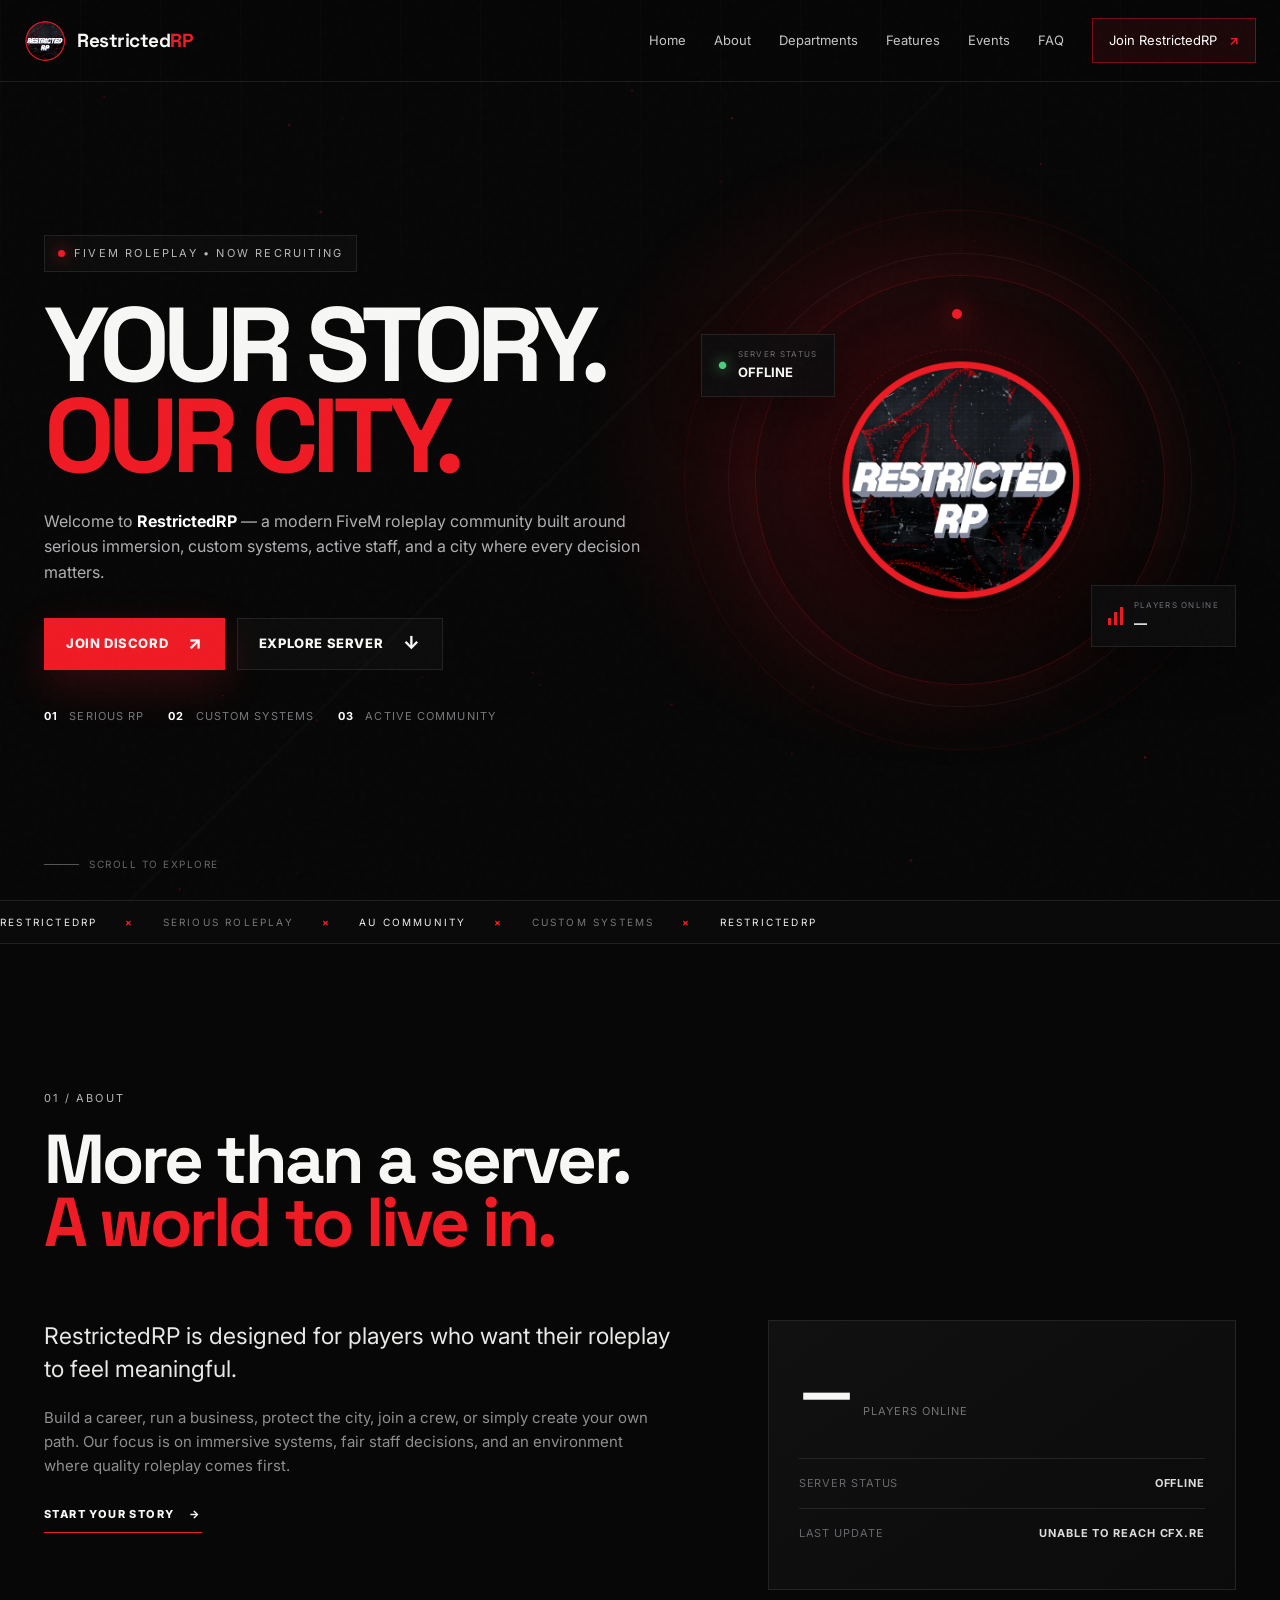
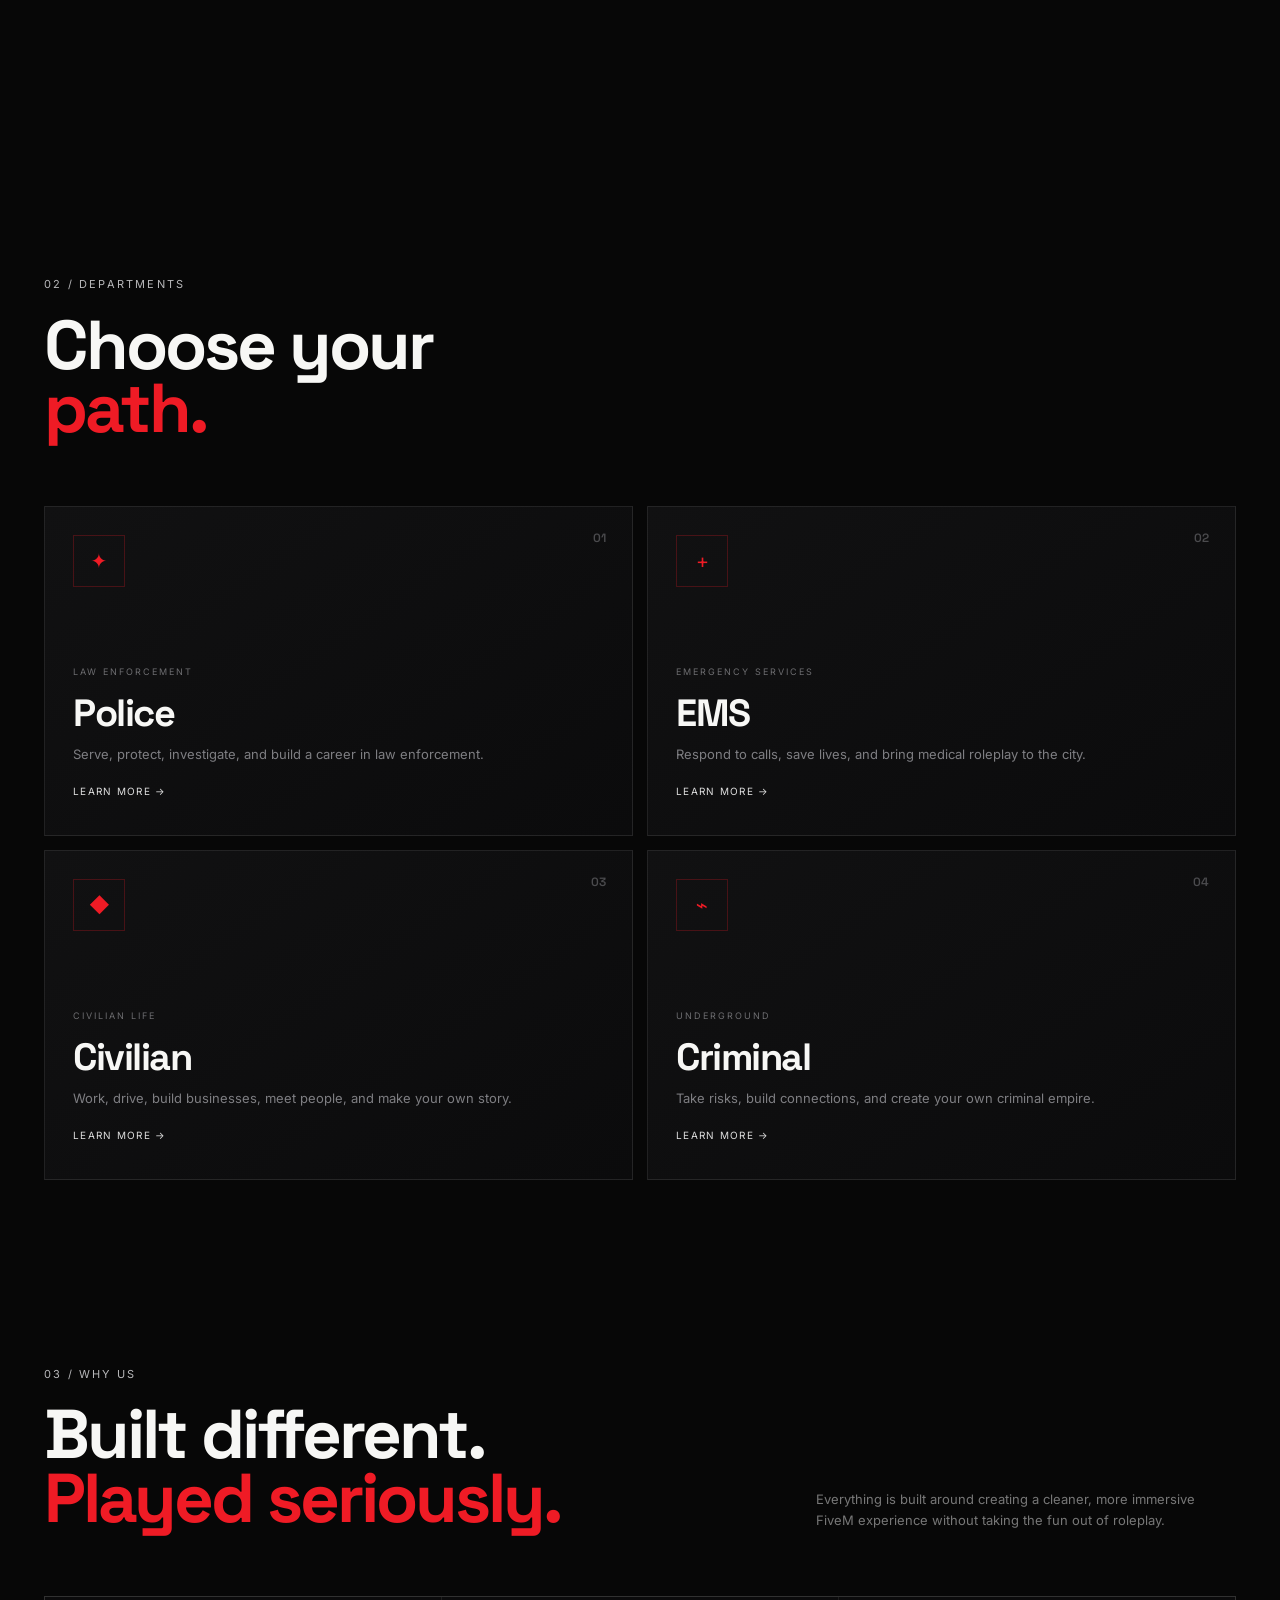
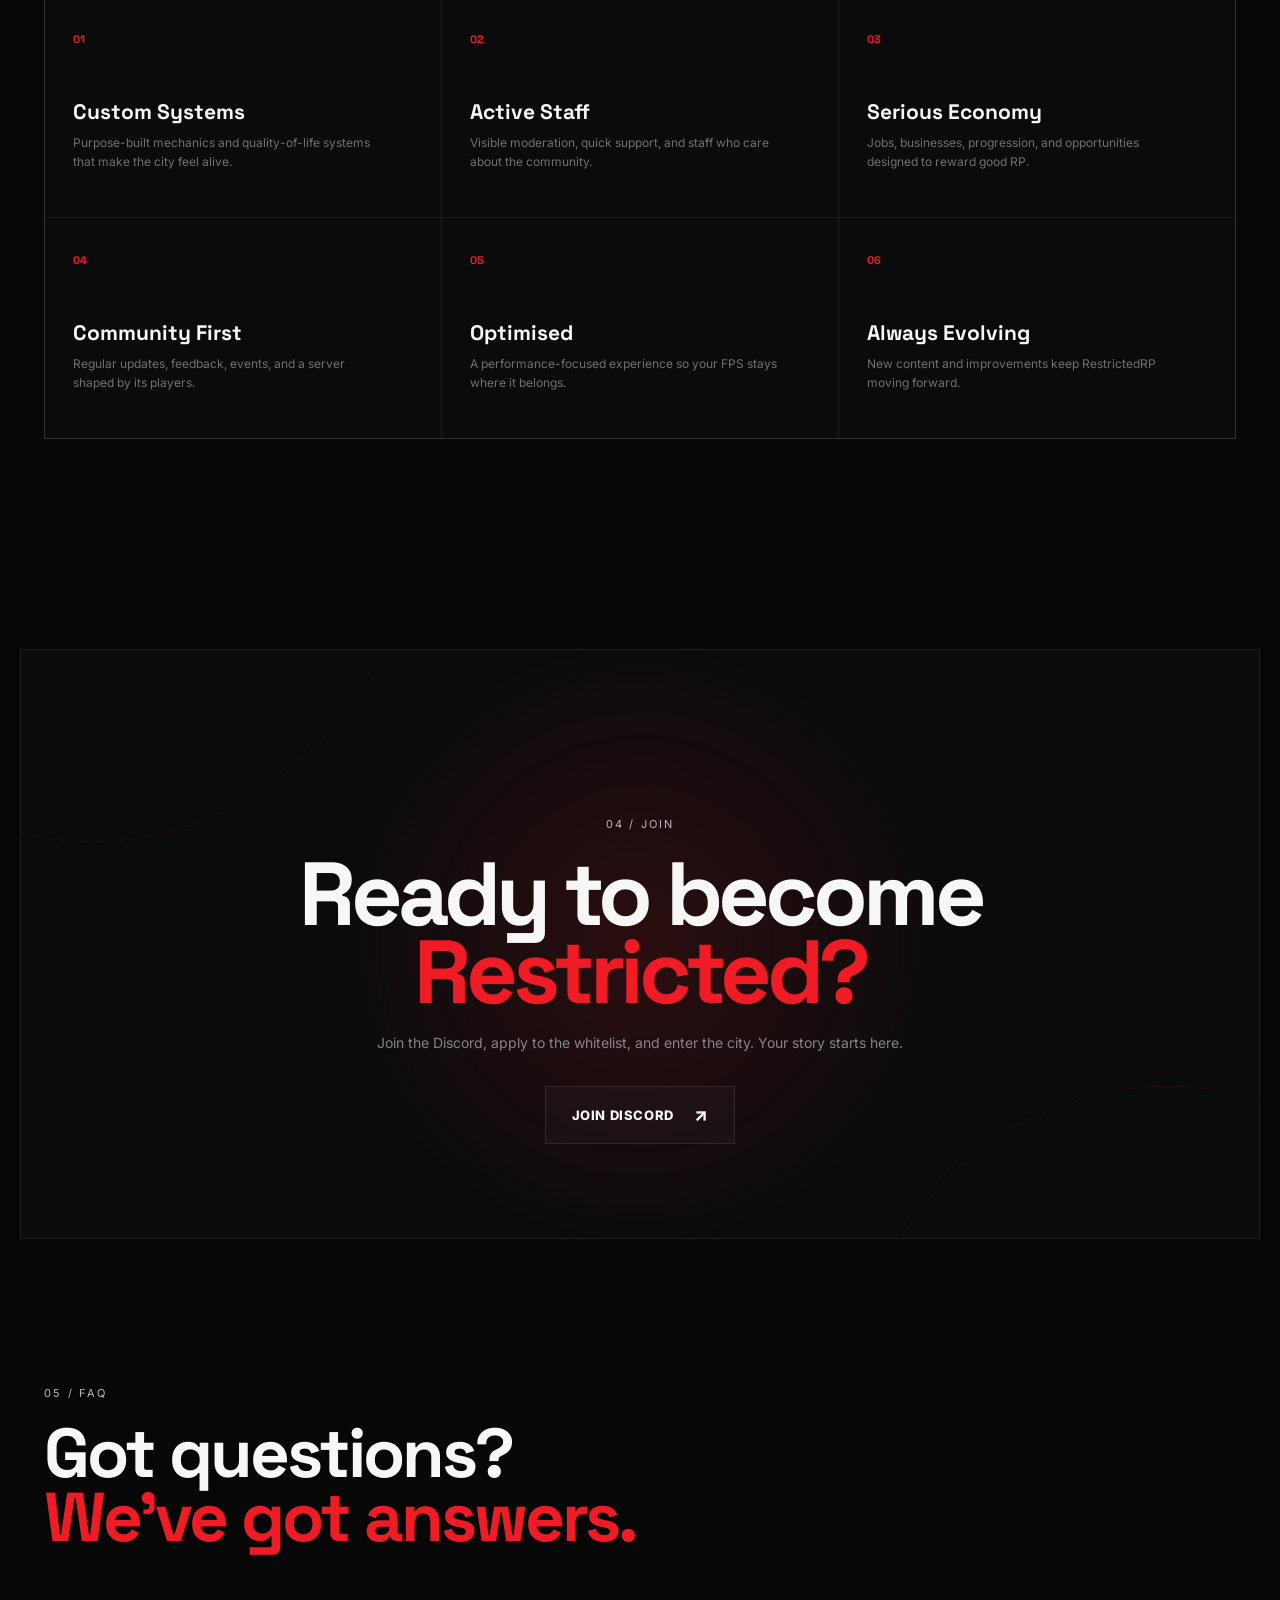
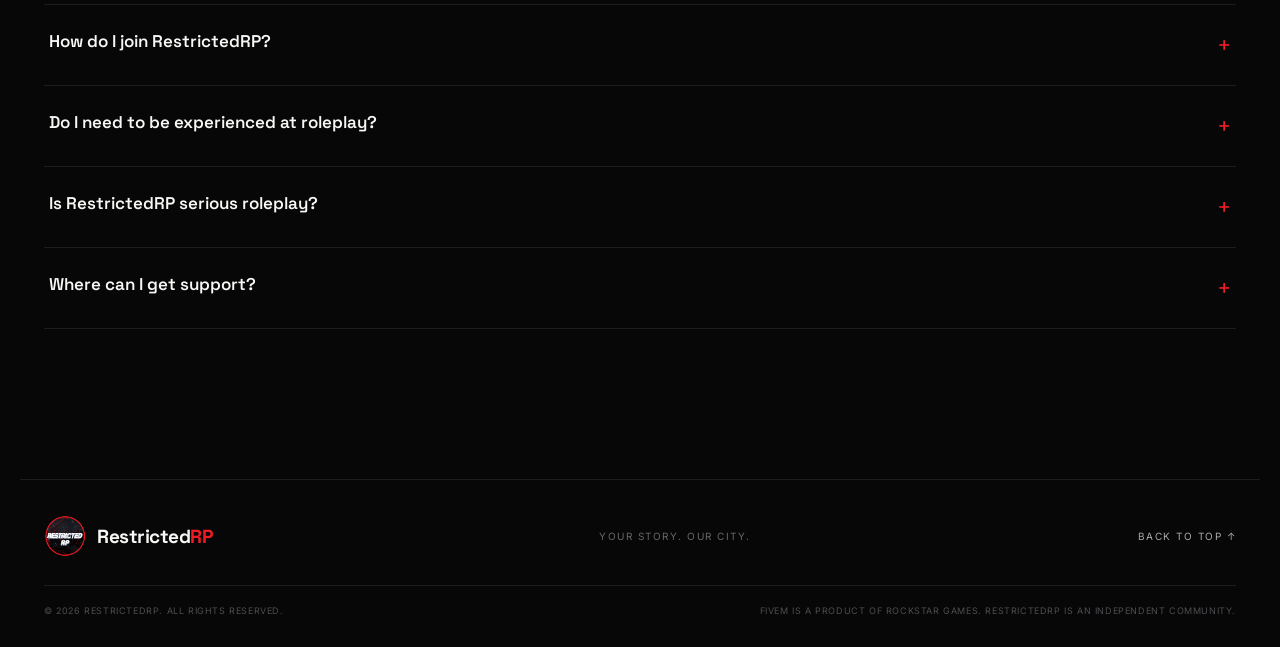
<file: index.html>
<!doctype html>
<html lang="en">
<head>
  <meta charset="utf-8">
  <meta name="viewport" content="width=device-width, initial-scale=1">
<link rel="icon" href="favicon.ico" sizes="any">
<link rel="apple-touch-icon" href="favicon.png">
  <title>RestrictedRP | FiveM Roleplay</title>
  <meta name="description" content="RestrictedRP — a serious, immersive FiveM roleplay experience.">
  <link rel="preconnect" href="https://fonts.googleapis.com">
  <link rel="preconnect" href="https://fonts.gstatic.com" crossorigin>
  <link href="https://fonts.googleapis.com/css2?family=Inter:wght@400;500;600;700;800;900&family=Space+Grotesk:wght@500;600;700&display=swap" rel="stylesheet">
  <link rel="stylesheet" href="style.css">
</head>
<body id="top">
  <div class="noise"></div>
  <canvas id="particles" aria-hidden="true"></canvas>

  <header class="site-header" id="top">
    <a class="brand" href="#top" aria-label="RestrictedRP home">
      <img src="assets/restrictedrp-logo.png" alt="RestrictedRP logo">
      <span>Restricted<span>RP</span></span>
    </a>

    <button class="menu-toggle" id="menuToggle" aria-label="Open navigation" aria-expanded="false">
      <i></i><i></i><i></i>
    </button>

    <nav class="nav" id="nav">
      <a href="index.html">Home</a>
      <a href="about.html">About</a>
      <a href="departments.html">Departments</a>
      <a href="features.html">Features</a>
      <a href="/events">Events</a>
      <a href="index.html#faq">FAQ</a>
      <a class="nav-cta" href="#join">Join RestrictedRP <b>↗</b></a>
    </nav>
  </header>

  <main>
    <section class="hero" id="home">
      <div class="hero-grid"></div>
      <div class="hero-copy reveal">
        <div class="eyebrow"><span class="live-dot"></span> FiveM Roleplay • Now Recruiting</div>
        <h1>YOUR STORY.<br><em>OUR CITY.</em></h1>
        <p class="hero-text">
          Welcome to <strong>RestrictedRP</strong> — a modern FiveM roleplay community built around
          serious immersion, custom systems, active staff, and a city where every decision matters.
        </p>
        <div class="hero-actions">
          <a class="button primary" id="playBtn" href="#" target="_blank" rel="noopener">Join Discord <span>↗</span></a>
          <a class="button ghost" href="about.html">Explore Server <span>↓</span></a>
        </div>
        <div class="trust-row">
          <span><b>01</b> Serious RP</span>
          <span><b>02</b> Custom Systems</span>
          <span><b>03</b> Active Community</span>
        </div>
      </div>

      <div class="hero-visual reveal delay-1">
        <div class="visual-ring ring-one"></div>
        <div class="visual-ring ring-two"></div>
        <div class="logo-orbit">
          <div class="orbit-dot"></div>
          <img src="assets/restrictedrp-logo.png" alt="">
        </div>
        <div class="floating-card card-status">
          <span class="status-icon">●</span>
          <div><small>SERVER STATUS</small><strong id="heroStatus">Checking...</strong></div>
        </div>
        <div class="floating-card card-online">
          <span class="mini-bars"><i></i><i></i><i></i></span>
          <div><small>PLAYERS ONLINE</small><strong id="heroPlayers">—</strong></div>
        </div>
      </div>

      <a class="scroll-cue" href="about.html"><span></span> Scroll to explore</a>
    </section>

    <section class="ticker" aria-label="RestrictedRP highlights">
      <div><span>RESTRICTEDRP</span><b>×</b><span>SERIOUS ROLEPLAY</span><b>×</b><span>AU COMMUNITY</span><b>×</b><span>CUSTOM SYSTEMS</span><b>×</b><span>RESTRICTEDRP</span></div>
    </section>

    <section class="section about" id="about">
      <div class="section-heading reveal">
        <span class="section-number">01 / ABOUT</span>
        <h2>More than a server.<br><em>A world to live in.</em></h2>
      </div>
      <div class="about-grid">
        <div class="about-text reveal">
          <p class="lead">RestrictedRP is designed for players who want their roleplay to feel meaningful.</p>
          <p>Build a career, run a business, protect the city, join a crew, or simply create your own path. Our focus is on immersive systems, fair staff decisions, and an environment where quality roleplay comes first.</p>
          <a class="text-link" href="#join">Start your story <span>→</span></a>
        </div>
        <div class="stat-panel reveal delay-1">
          <div class="big-stat"><strong id="onlineCount">—</strong><span>players online</span></div>
          <div class="stat-line"><span>Server status</span><b id="serverStatus">Connecting...</b></div>
          <div class="stat-line"><span>Last update</span><b id="lastUpdate">—</b></div>
        </div>
      </div>
    </section>

    <section class="section departments" id="departments">
      <div class="section-heading reveal">
        <span class="section-number">02 / DEPARTMENTS</span>
        <h2>Choose your<br><em>path.</em></h2>
      </div>
      <div class="department-grid">
        <article class="department police reveal">
          <span class="dept-no">01</span>
          <div class="dept-icon">✦</div>
          <div class="dept-content"><span>LAW ENFORCEMENT</span><h3>Police</h3><p>Serve, protect, investigate, and build a career in law enforcement.</p><a href="#join">Learn more →</a></div>
        </article>
        <article class="department ems reveal delay-1">
          <span class="dept-no">02</span>
          <div class="dept-icon">+</div>
          <div class="dept-content"><span>EMERGENCY SERVICES</span><h3>EMS</h3><p>Respond to calls, save lives, and bring medical roleplay to the city.</p><a href="#join">Learn more →</a></div>
        </article>
        <article class="department civilian reveal delay-2">
          <span class="dept-no">03</span>
          <div class="dept-icon">◆</div>
          <div class="dept-content"><span>CIVILIAN LIFE</span><h3>Civilian</h3><p>Work, drive, build businesses, meet people, and make your own story.</p><a href="#join">Learn more →</a></div>
        </article>
        <article class="department criminal reveal">
          <span class="dept-no">04</span>
          <div class="dept-icon">⌁</div>
          <div class="dept-content"><span>UNDERGROUND</span><h3>Criminal</h3><p>Take risks, build connections, and create your own criminal empire.</p><a href="#join">Learn more →</a></div>
        </article>
      </div>
    </section>

    <section class="section features" id="features">
      <div class="section-heading split reveal">
        <div><span class="section-number">03 / WHY US</span><h2>Built different.<br><em>Played seriously.</em></h2></div>
        <p>Everything is built around creating a cleaner, more immersive FiveM experience without taking the fun out of roleplay.</p>
      </div>
      <div class="feature-grid">
        <article class="feature reveal"><span>01</span><h3>Custom Systems</h3><p>Purpose-built mechanics and quality-of-life systems that make the city feel alive.</p></article>
        <article class="feature reveal delay-1"><span>02</span><h3>Active Staff</h3><p>Visible moderation, quick support, and staff who care about the community.</p></article>
        <article class="feature reveal delay-2"><span>03</span><h3>Serious Economy</h3><p>Jobs, businesses, progression, and opportunities designed to reward good RP.</p></article>
        <article class="feature reveal"><span>04</span><h3>Community First</h3><p>Regular updates, feedback, events, and a server shaped by its players.</p></article>
        <article class="feature reveal delay-1"><span>05</span><h3>Optimised</h3><p>A performance-focused experience so your FPS stays where it belongs.</p></article>
        <article class="feature reveal delay-2"><span>06</span><h3>Always Evolving</h3><p>New content and improvements keep RestrictedRP moving forward.</p></article>
      </div>
    </section>

    <section class="join-section" id="join">
      <div class="join-glow"></div>
      <div class="join-inner reveal">
        <span class="section-number">04 / JOIN</span>
        <h2>Ready to become<br><em>Restricted?</em></h2>
        <p>Join the Discord, apply to the whitelist, and enter the city. Your story starts here.</p>
        <div class="join-actions">
          <a class="button ghost large" id="discordBtn" href="#" target="_blank" rel="noopener">Join Discord <span>↗</span></a>
        </div>
      </div>
    </section>

    <section class="section faq" id="faq">
      <div class="section-heading reveal">
        <span class="section-number">05 / FAQ</span>
        <h2>Got questions?<br><em>We've got answers.</em></h2>
      </div>
      <div class="faq-list">
        <details class="reveal"><summary>How do I join RestrictedRP?<span>+</span></summary><p>Join the official Discord, read the server information, and apply through the whitelist section to get to join our great city.</p></details>
        <details class="reveal"><summary>Do I need to be experienced at roleplay?<span>+</span></summary><p>No. New players are welcome. We provide guidance and resources so you can learn the basics and start creating good RP.</p></details>
        <details class="reveal"><summary>Is RestrictedRP serious roleplay?<span>+</span></summary><p>Yes. The server is designed around immersive roleplay and clear rules while still leaving room for players to have fun.</p></details>
        <details class="reveal"><summary>Where can I get support?<span>+</span></summary><p>Our Support Discord is the main place for player support, announcements, reports, and community communication.</p></details>
      </div>
    </section>
  </main>

  <footer class="footer">
    <div class="footer-top">
      <a class="brand" href="#top"><img src="assets/restrictedrp-logo.png" alt="RestrictedRP logo"><span>Restricted<span>RP</span></span></a>
      <p>YOUR STORY. OUR CITY.</p>
      <a class="back-top" href="#top" aria-label="Back to top">Back to top ↑</a>
    </div>
    <div class="footer-bottom">
      <span>© <span id="year"></span> RestrictedRP. All rights reserved.</span>
      <span>FiveM is a product of Rockstar Games. RestrictedRP is an independent community.</span>
    </div>
  </footer>

  <script src="config.js"></script>
  <script src="script.js"></script>
</body>
</html>
</file>
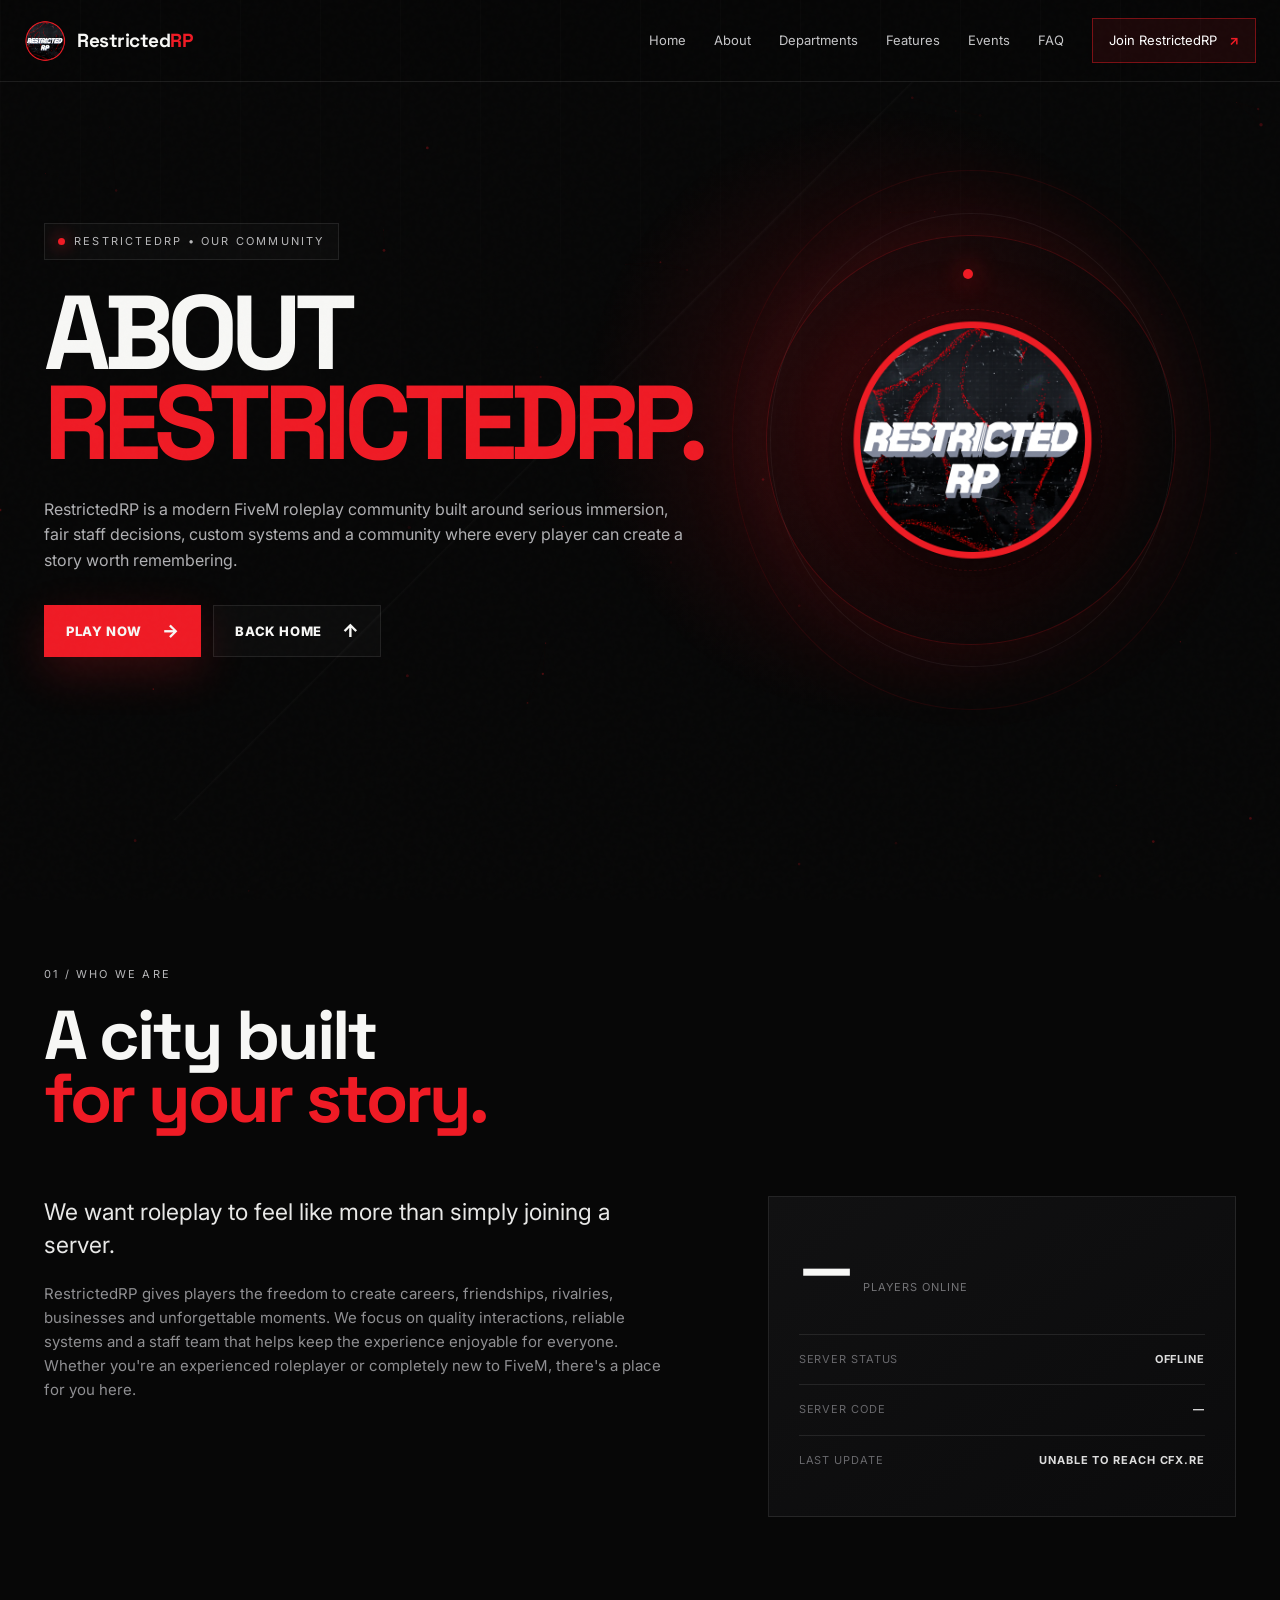
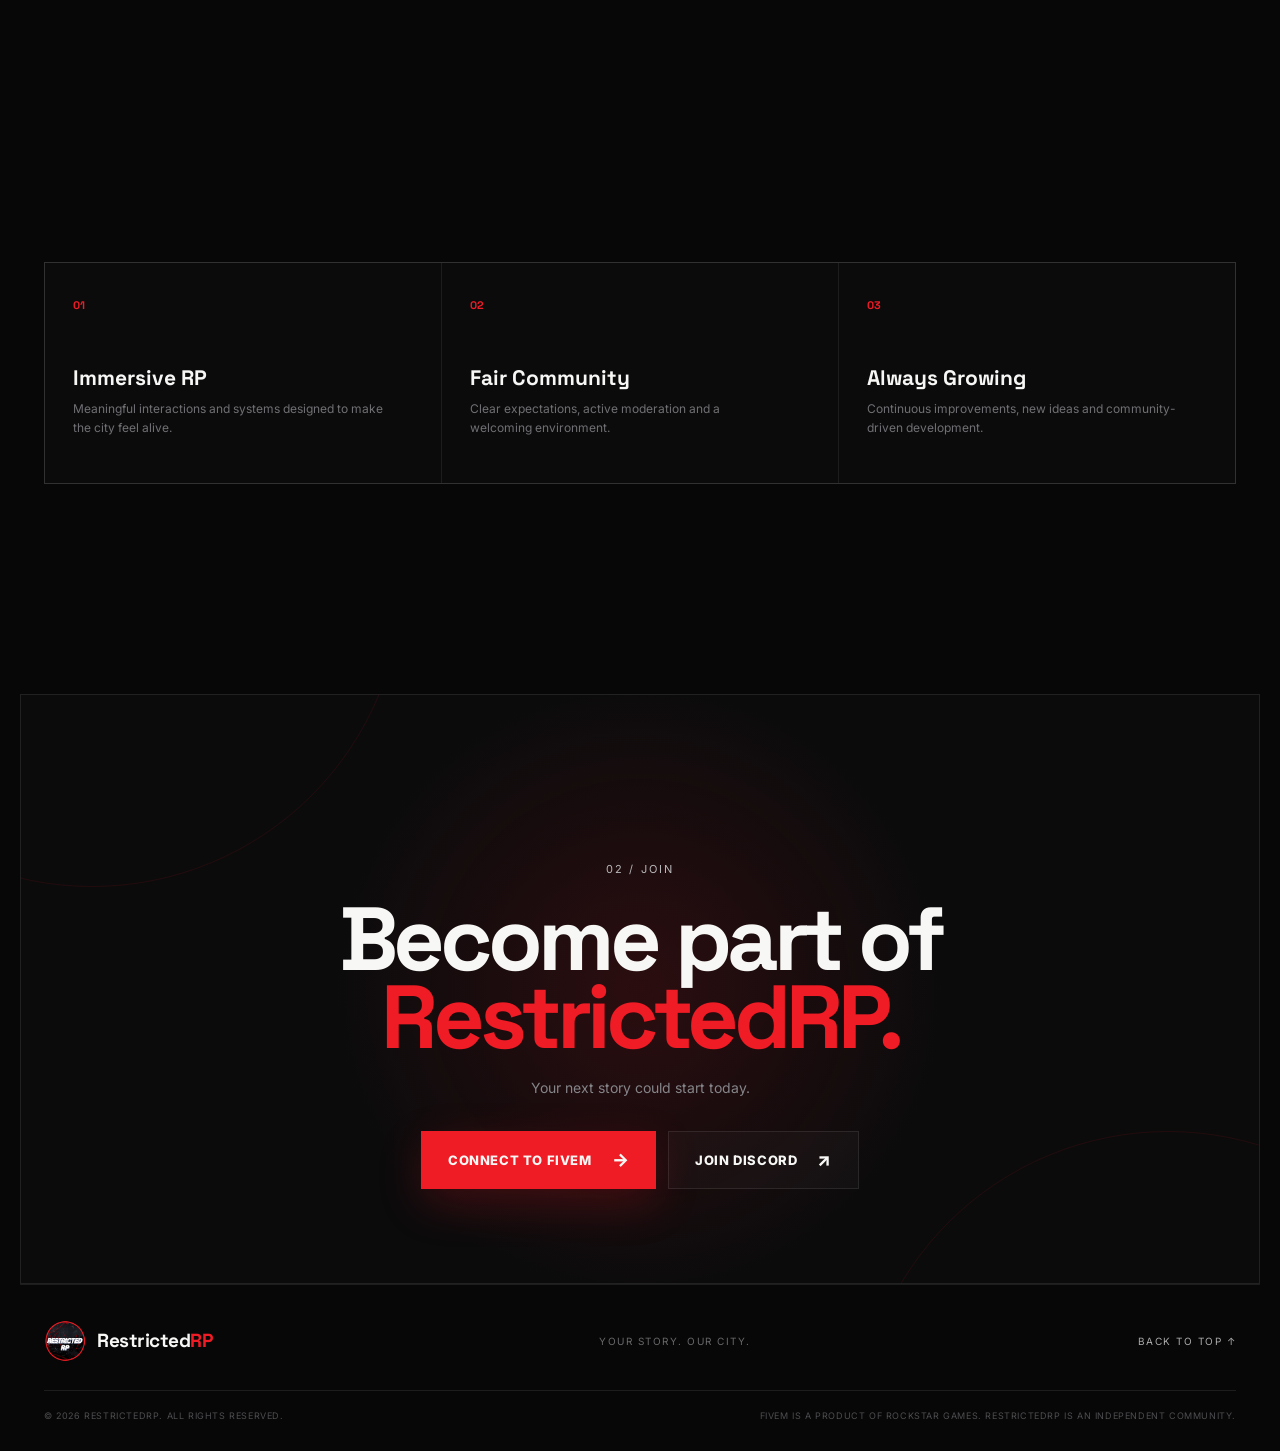
<file: about.html>
<!doctype html>
<html lang="en">
<head>
  <meta charset="utf-8"><meta name="viewport" content="width=device-width, initial-scale=1">
<link rel="icon" href="favicon.ico" sizes="any">
<link rel="apple-touch-icon" href="favicon.png">
  <title>RestrictedRP | About</title>
  <meta name="description" content="Learn more about RestrictedRP and our FiveM roleplay community.">
  <link rel="preconnect" href="https://fonts.googleapis.com"><link rel="preconnect" href="https://fonts.gstatic.com" crossorigin>
  <link href="https://fonts.googleapis.com/css2?family=Inter:wght@400;500;600;700;800;900&family=Space+Grotesk:wght@500;600;700&display=swap" rel="stylesheet">
  <link rel="stylesheet" href="style.css">
</head>
<body id="top"><div class="noise"></div><canvas id="particles" aria-hidden="true"></canvas>
<header class="site-header" id="top"><a class="brand" href="index.html"><img src="assets/restrictedrp-logo.png" alt="RestrictedRP logo"><span>Restricted<span>RP</span></span></a>
<button class="menu-toggle" id="menuToggle" aria-label="Open navigation" aria-expanded="false"><i></i><i></i><i></i></button>
<nav class="nav" id="nav"><a href="index.html">Home</a><a href="about.html">About</a><a href="departments.html">Departments</a><a href="features.html">Features</a>
      <a href="/events">Events</a><a href="index.html#faq">FAQ</a><a class="nav-cta" id="navJoin" href="#">Join RestrictedRP <b>↗</b></a></nav></header>
<main>
<section class="hero" style="min-height:72vh"><div class="hero-grid"></div><div class="hero-copy reveal"><div class="eyebrow"><span class="live-dot"></span> RestrictedRP • Our Community</div><h1>ABOUT<br><em>RESTRICTEDRP.</em></h1><p class="hero-text">RestrictedRP is a modern FiveM roleplay community built around serious immersion, fair staff decisions, custom systems and a community where every player can create a story worth remembering.</p><div class="hero-actions"><a class="button primary" id="playBtn" href="#">Play Now <span>→</span></a><a class="button ghost" href="index.html">Back Home <span>↑</span></a></div></div><div class="hero-visual reveal delay-1"><div class="visual-ring ring-one"></div><div class="visual-ring ring-two"></div><div class="logo-orbit"><div class="orbit-dot"></div><img src="assets/restrictedrp-logo.png" alt=""></div></div></section>
<section class="section about"><div class="section-heading reveal"><span class="section-number">01 / WHO WE ARE</span><h2>A city built<br><em>for your story.</em></h2></div><div class="about-grid"><div class="about-text reveal"><p class="lead">We want roleplay to feel like more than simply joining a server.</p><p>RestrictedRP gives players the freedom to create careers, friendships, rivalries, businesses and unforgettable moments. We focus on quality interactions, reliable systems and a staff team that helps keep the experience enjoyable for everyone.</p><p>Whether you're an experienced roleplayer or completely new to FiveM, there's a place for you here.</p></div><div class="stat-panel reveal delay-1"><div class="big-stat"><strong id="onlineCount">—</strong><span>players online</span></div><div class="stat-line"><span>Server status</span><b id="serverStatus">Checking...</b></div><div class="stat-line"><span>Server code</span><b id="serverCode">—</b></div><div class="stat-line"><span>Last update</span><b id="lastUpdate">—</b></div></div></div></section>
<section class="section"><div class="feature-grid"><article class="feature reveal"><span>01</span><h3>Immersive RP</h3><p>Meaningful interactions and systems designed to make the city feel alive.</p></article><article class="feature reveal delay-1"><span>02</span><h3>Fair Community</h3><p>Clear expectations, active moderation and a welcoming environment.</p></article><article class="feature reveal delay-2"><span>03</span><h3>Always Growing</h3><p>Continuous improvements, new ideas and community-driven development.</p></article></div></section>
<section class="join-section"><div class="join-glow"></div><div class="join-inner reveal"><span class="section-number">02 / JOIN</span><h2>Become part of<br><em>RestrictedRP.</em></h2><p>Your next story could start today.</p><div class="join-actions"><a class="button primary large" id="joinPlayBtn" href="#">Connect to FiveM <span>→</span></a><a class="button ghost large" id="discordBtn" href="#">Join Discord <span>↗</span></a></div></div></section>
</main><footer class="footer"><div class="footer-top"><a class="brand" href="index.html"><img src="assets/restrictedrp-logo.png" alt="RestrictedRP logo"><span>Restricted<span>RP</span></span></a><p>YOUR STORY. OUR CITY.</p><a class="back-top" href="#top" aria-label="Back to top">Back to top ↑</a></div><div class="footer-bottom"><span>© <span id="year"></span> RestrictedRP. All rights reserved.</span><span>FiveM is a product of Rockstar Games. RestrictedRP is an independent community.</span></div></footer>
<script src="config.js"></script><script src="script.js"></script></body></html>
</file>
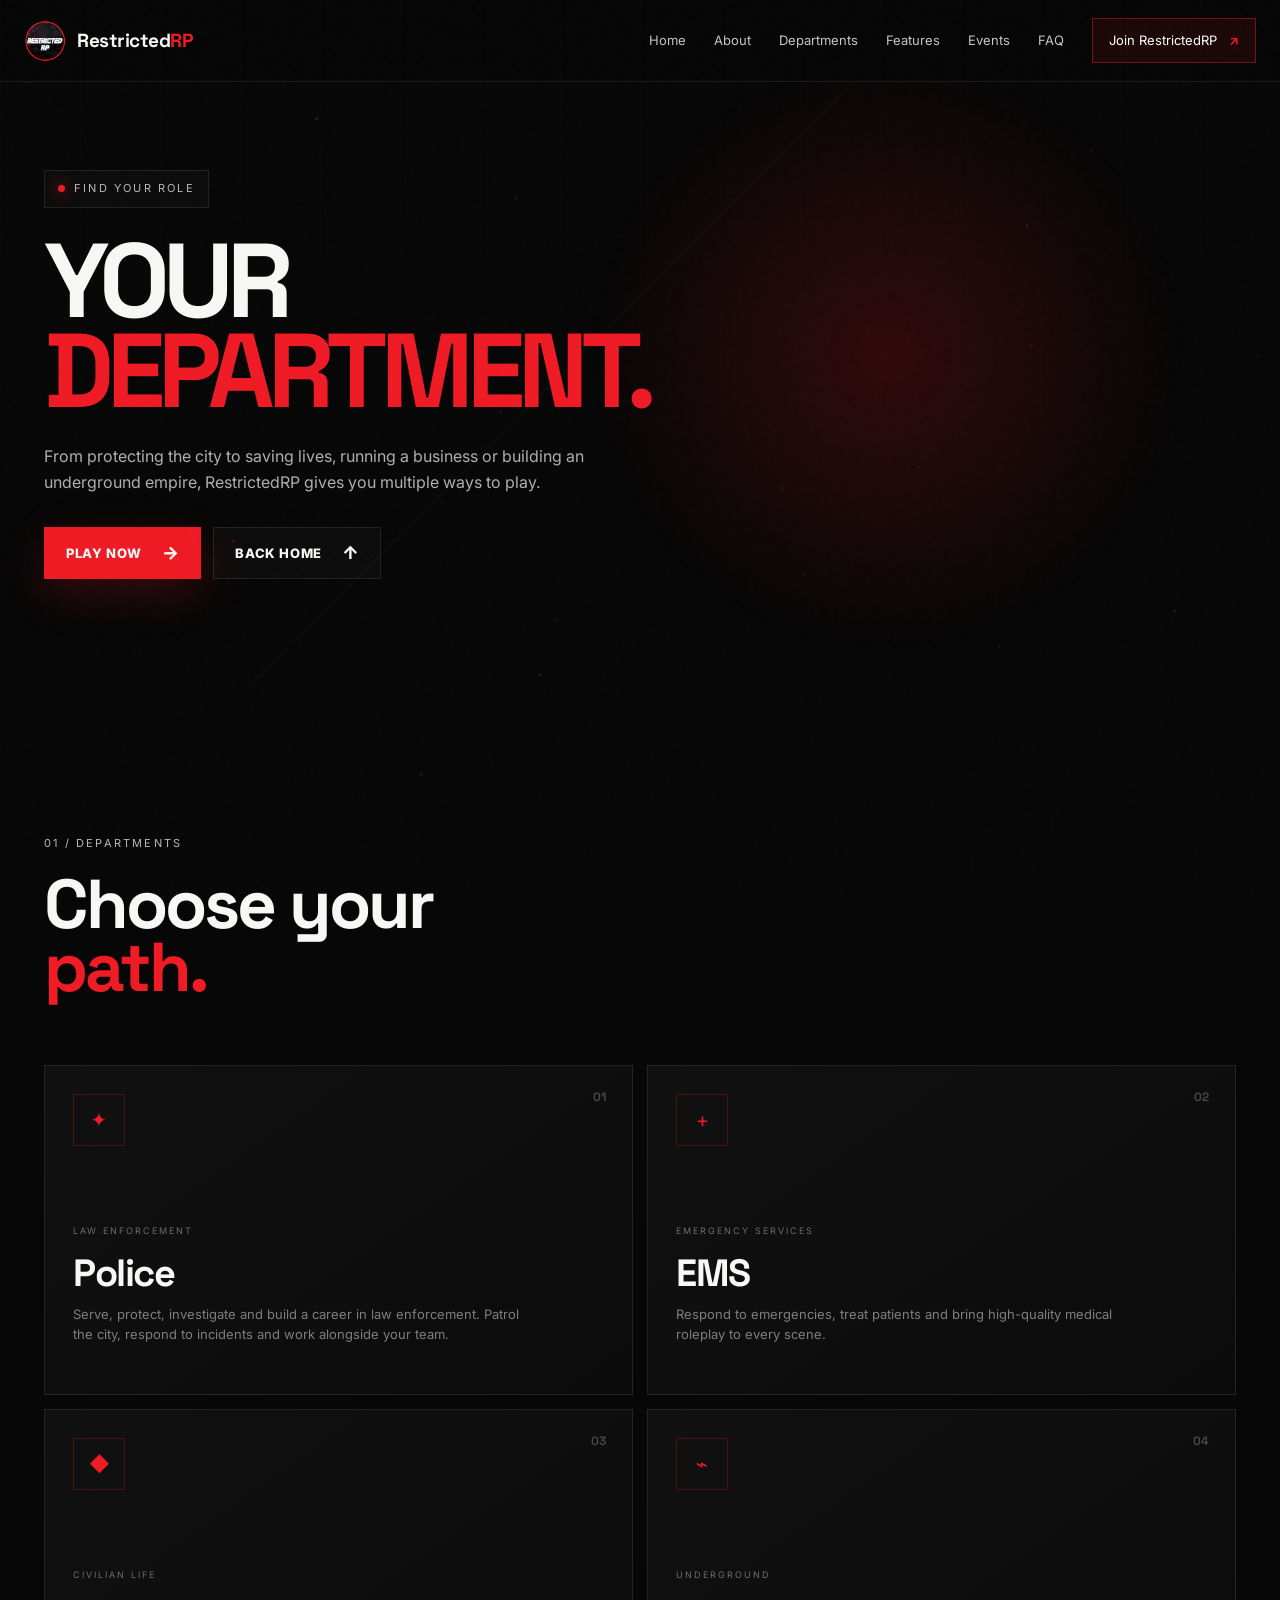
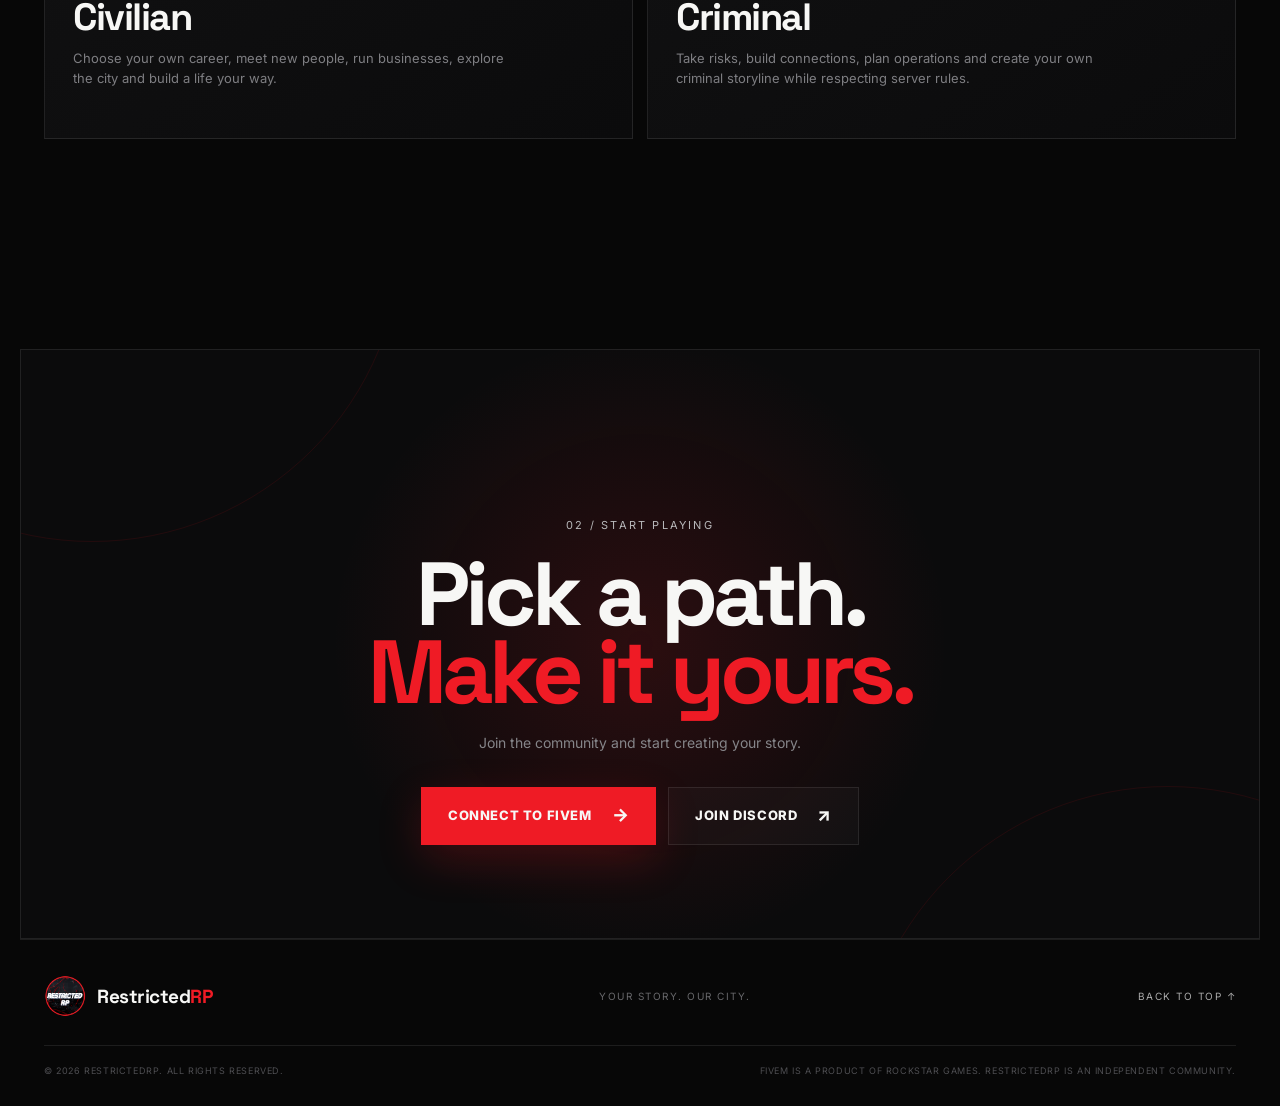
<file: departments.html>
<!doctype html>
<html lang="en"><head><meta charset="utf-8"><meta name="viewport" content="width=device-width, initial-scale=1">
<link rel="icon" href="favicon.ico" sizes="any">
<link rel="apple-touch-icon" href="favicon.png"><title>RestrictedRP | Departments</title><meta name="description" content="Explore RestrictedRP departments and roleplay paths."><link rel="preconnect" href="https://fonts.googleapis.com"><link rel="preconnect" href="https://fonts.gstatic.com" crossorigin><link href="https://fonts.googleapis.com/css2?family=Inter:wght@400;500;600;700;800;900&family=Space+Grotesk:wght@500;600;700&display=swap" rel="stylesheet"><link rel="stylesheet" href="style.css"></head>
<body id="top"><div class="noise"></div><canvas id="particles" aria-hidden="true"></canvas><header class="site-header" id="top"><a class="brand" href="index.html"><img src="assets/restrictedrp-logo.png" alt="RestrictedRP logo"><span>Restricted<span>RP</span></span></a><button class="menu-toggle" id="menuToggle" aria-label="Open navigation" aria-expanded="false"><i></i><i></i><i></i></button><nav class="nav" id="nav"><a href="index.html">Home</a><a href="about.html">About</a><a href="departments.html">Departments</a><a href="features.html">Features</a>
      <a href="/events">Events</a><a href="index.html#faq">FAQ</a><a class="nav-cta" id="navJoin" href="#">Join RestrictedRP <b>↗</b></a></nav></header>
<main><section class="hero" style="min-height:68vh"><div class="hero-grid"></div><div class="hero-copy reveal"><div class="eyebrow"><span class="live-dot"></span> Find your role</div><h1>YOUR<br><em>DEPARTMENT.</em></h1><p class="hero-text">From protecting the city to saving lives, running a business or building an underground empire, RestrictedRP gives you multiple ways to play.</p><div class="hero-actions"><a class="button primary" id="playBtn" href="#">Play Now <span>→</span></a><a class="button ghost" href="index.html">Back Home <span>↑</span></a></div></div></section>
<section class="section departments"><div class="section-heading reveal"><span class="section-number">01 / DEPARTMENTS</span><h2>Choose your<br><em>path.</em></h2></div><div class="department-grid"><article class="department police reveal"><span class="dept-no">01</span><div class="dept-icon">✦</div><div class="dept-content"><span>LAW ENFORCEMENT</span><h3>Police</h3><p>Serve, protect, investigate and build a career in law enforcement. Patrol the city, respond to incidents and work alongside your team.</p></div></article><article class="department ems reveal delay-1"><span class="dept-no">02</span><div class="dept-icon">+</div><div class="dept-content"><span>EMERGENCY SERVICES</span><h3>EMS</h3><p>Respond to emergencies, treat patients and bring high-quality medical roleplay to every scene.</p></div></article><article class="department civilian reveal delay-2"><span class="dept-no">03</span><div class="dept-icon">◆</div><div class="dept-content"><span>CIVILIAN LIFE</span><h3>Civilian</h3><p>Choose your own career, meet new people, run businesses, explore the city and build a life your way.</p></div></article><article class="department criminal reveal"><span class="dept-no">04</span><div class="dept-icon">⌁</div><div class="dept-content"><span>UNDERGROUND</span><h3>Criminal</h3><p>Take risks, build connections, plan operations and create your own criminal storyline while respecting server rules.</p></div></article></div></section>
<section class="join-section"><div class="join-glow"></div><div class="join-inner reveal"><span class="section-number">02 / START PLAYING</span><h2>Pick a path.<br><em>Make it yours.</em></h2><p>Join the community and start creating your story.</p><div class="join-actions"><a class="button primary large" id="joinPlayBtn" href="#">Connect to FiveM <span>→</span></a><a class="button ghost large" id="discordBtn" href="#">Join Discord <span>↗</span></a></div></div></section></main>
<footer class="footer"><div class="footer-top"><a class="brand" href="index.html"><img src="assets/restrictedrp-logo.png" alt="RestrictedRP logo"><span>Restricted<span>RP</span></span></a><p>YOUR STORY. OUR CITY.</p><a class="back-top" href="#top" aria-label="Back to top">Back to top ↑</a></div><div class="footer-bottom"><span>© <span id="year"></span> RestrictedRP. All rights reserved.</span><span>FiveM is a product of Rockstar Games. RestrictedRP is an independent community.</span></div></footer><script src="config.js"></script><script src="script.js"></script></body></html>
</file>
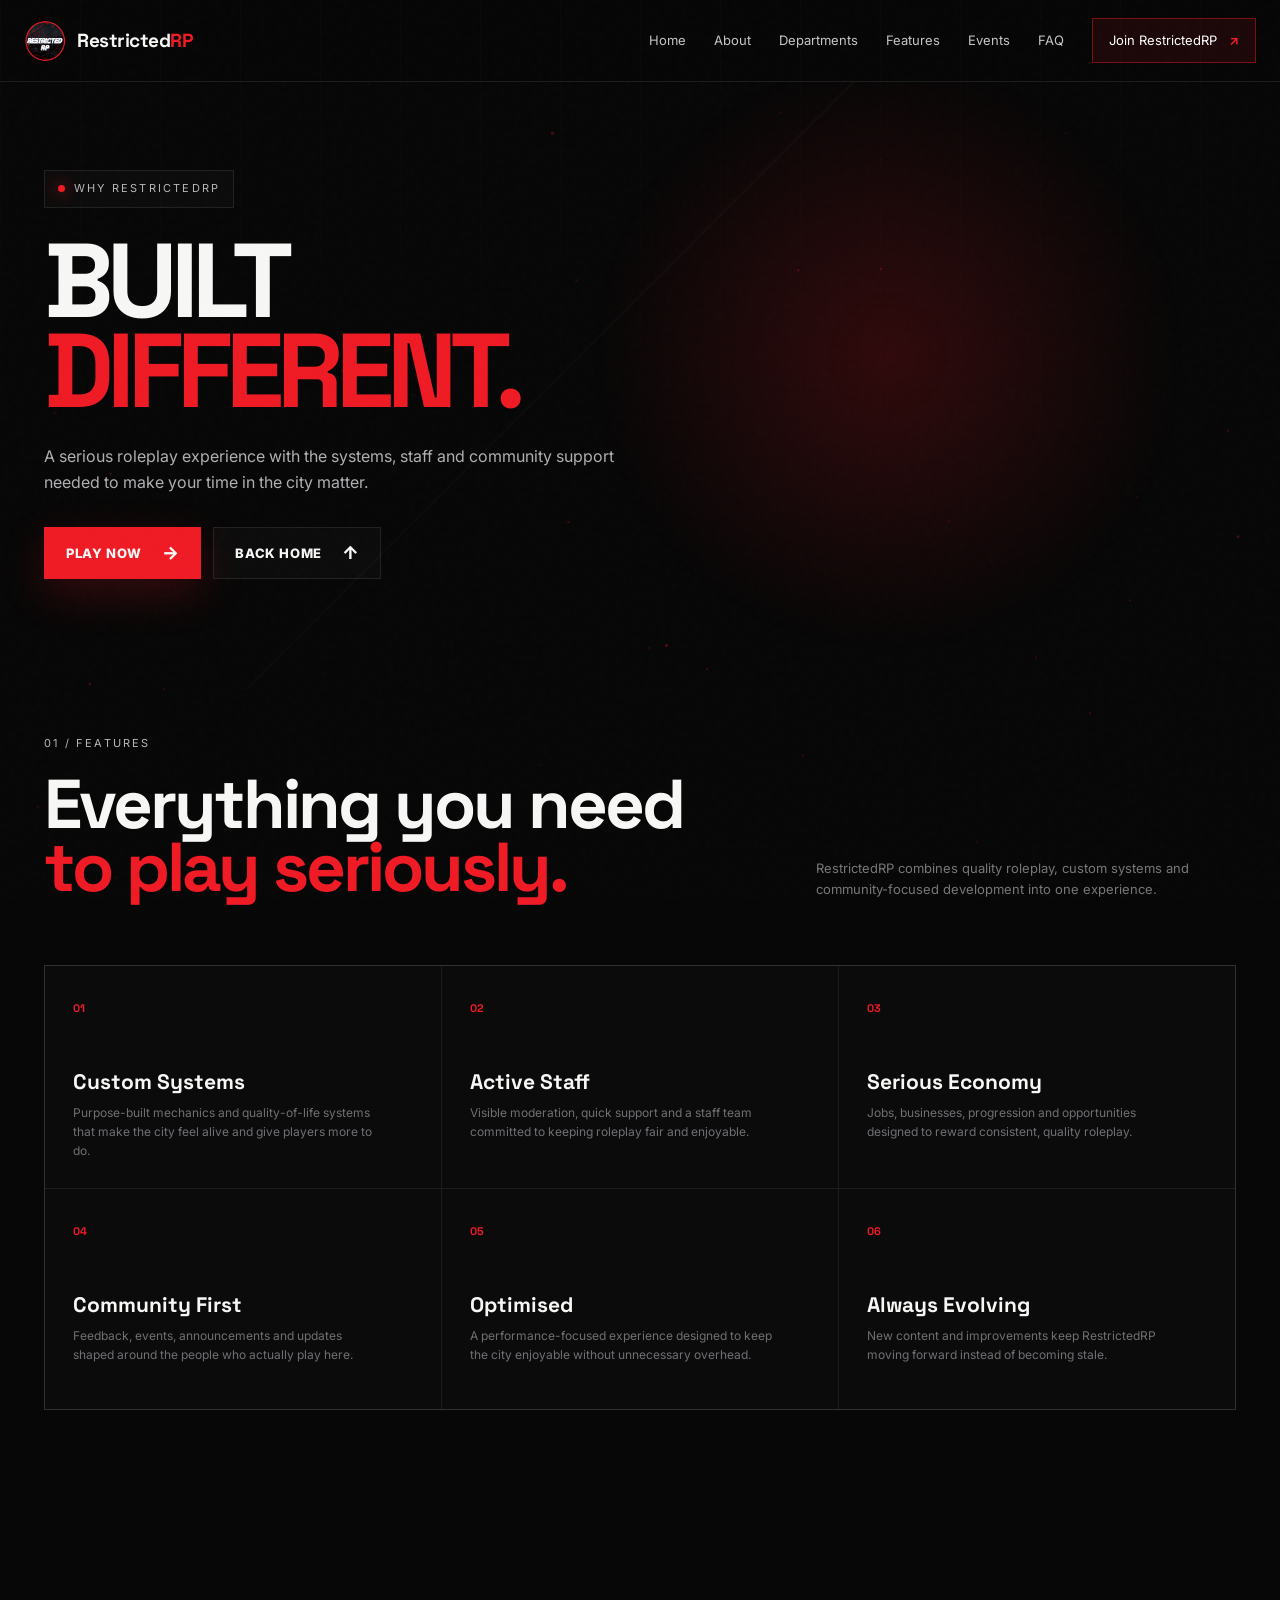
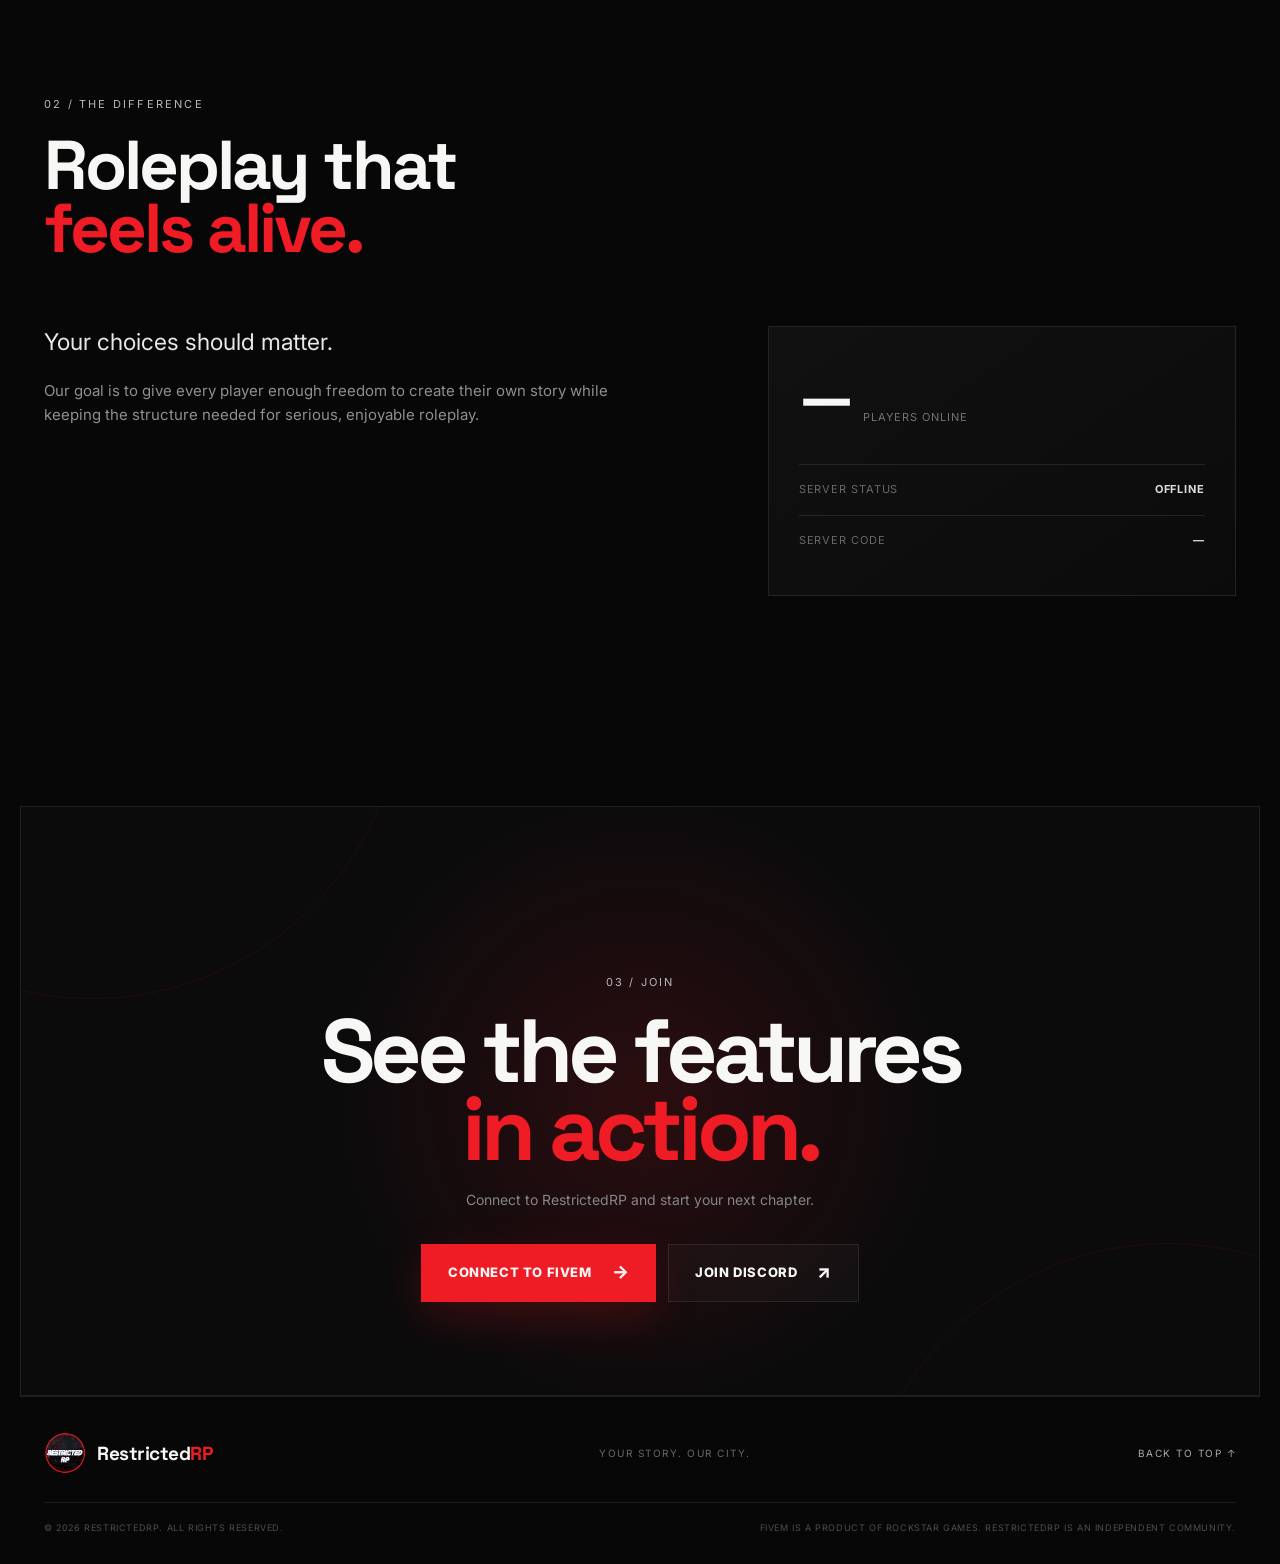
<file: features.html>
<!doctype html>
<html lang="en"><head><meta charset="utf-8"><meta name="viewport" content="width=device-width, initial-scale=1">
<link rel="icon" href="favicon.ico" sizes="any">
<link rel="apple-touch-icon" href="favicon.png"><title>RestrictedRP | Features</title><meta name="description" content="Discover the features that make RestrictedRP different."><link rel="preconnect" href="https://fonts.googleapis.com"><link rel="preconnect" href="https://fonts.gstatic.com" crossorigin><link href="https://fonts.googleapis.com/css2?family=Inter:wght@400;500;600;700;800;900&family=Space+Grotesk:wght@500;600;700&display=swap" rel="stylesheet"><link rel="stylesheet" href="style.css"></head>
<body id="top"><div class="noise"></div><canvas id="particles" aria-hidden="true"></canvas><header class="site-header" id="top"><a class="brand" href="index.html"><img src="assets/restrictedrp-logo.png" alt="RestrictedRP logo"><span>Restricted<span>RP</span></span></a><button class="menu-toggle" id="menuToggle" aria-label="Open navigation" aria-expanded="false"><i></i><i></i><i></i></button><nav class="nav" id="nav"><a href="index.html">Home</a><a href="about.html">About</a><a href="departments.html">Departments</a><a href="features.html">Features</a>
      <a href="/events">Events</a><a href="index.html#faq">FAQ</a><a class="nav-cta" id="navJoin" href="#">Join RestrictedRP <b>↗</b></a></nav></header>
<main><section class="hero" style="min-height:68vh"><div class="hero-grid"></div><div class="hero-copy reveal"><div class="eyebrow"><span class="live-dot"></span> Why RestrictedRP</div><h1>BUILT<br><em>DIFFERENT.</em></h1><p class="hero-text">A serious roleplay experience with the systems, staff and community support needed to make your time in the city matter.</p><div class="hero-actions"><a class="button primary" id="playBtn" href="#">Play Now <span>→</span></a><a class="button ghost" href="index.html">Back Home <span>↑</span></a></div></div></section>
<section class="section features"><div class="section-heading split reveal"><div><span class="section-number">01 / FEATURES</span><h2>Everything you need<br><em>to play seriously.</em></h2></div><p>RestrictedRP combines quality roleplay, custom systems and community-focused development into one experience.</p></div><div class="feature-grid"><article class="feature reveal"><span>01</span><h3>Custom Systems</h3><p>Purpose-built mechanics and quality-of-life systems that make the city feel alive and give players more to do.</p></article><article class="feature reveal delay-1"><span>02</span><h3>Active Staff</h3><p>Visible moderation, quick support and a staff team committed to keeping roleplay fair and enjoyable.</p></article><article class="feature reveal delay-2"><span>03</span><h3>Serious Economy</h3><p>Jobs, businesses, progression and opportunities designed to reward consistent, quality roleplay.</p></article><article class="feature reveal"><span>04</span><h3>Community First</h3><p>Feedback, events, announcements and updates shaped around the people who actually play here.</p></article><article class="feature reveal delay-1"><span>05</span><h3>Optimised</h3><p>A performance-focused experience designed to keep the city enjoyable without unnecessary overhead.</p></article><article class="feature reveal delay-2"><span>06</span><h3>Always Evolving</h3><p>New content and improvements keep RestrictedRP moving forward instead of becoming stale.</p></article></div></section>
<section class="section about"><div class="section-heading reveal"><span class="section-number">02 / THE DIFFERENCE</span><h2>Roleplay that<br><em>feels alive.</em></h2></div><div class="about-grid"><div class="about-text reveal"><p class="lead">Your choices should matter.</p><p>Our goal is to give every player enough freedom to create their own story while keeping the structure needed for serious, enjoyable roleplay.</p></div><div class="stat-panel reveal delay-1"><div class="big-stat"><strong id="onlineCount">—</strong><span>players online</span></div><div class="stat-line"><span>Server status</span><b id="serverStatus">Checking...</b></div><div class="stat-line"><span>Server code</span><b id="serverCode">—</b></div></div></div></section>
<section class="join-section"><div class="join-glow"></div><div class="join-inner reveal"><span class="section-number">03 / JOIN</span><h2>See the features<br><em>in action.</em></h2><p>Connect to RestrictedRP and start your next chapter.</p><div class="join-actions"><a class="button primary large" id="joinPlayBtn" href="#">Connect to FiveM <span>→</span></a><a class="button ghost large" id="discordBtn" href="#">Join Discord <span>↗</span></a></div></div></section></main>
<footer class="footer"><div class="footer-top"><a class="brand" href="index.html"><img src="assets/restrictedrp-logo.png" alt="RestrictedRP logo"><span>Restricted<span>RP</span></span></a><p>YOUR STORY. OUR CITY.</p><a class="back-top" href="#top" aria-label="Back to top">Back to top ↑</a></div><div class="footer-bottom"><span>© <span id="year"></span> RestrictedRP. All rights reserved.</span><span>FiveM is a product of Rockstar Games. RestrictedRP is an independent community.</span></div></footer><script src="config.js"></script><script src="script.js"></script></body></html>
</file>
<file: style.css>
/* RestrictedRP — premium dark/red FiveM landing page */
:root{
  --bg:#070707; --bg2:#0c0c0d; --panel:#101011; --panel2:#151516;
  --red:#ef1b25; --red2:#ff3a42; --white:#f7f7f5; --muted:#99999c;
  --line:rgba(255,255,255,.09); --line2:rgba(239,27,37,.25);
  --max:1240px; --ease:cubic-bezier(.2,.8,.2,1);
}
*{box-sizing:border-box;margin:0;padding:0}
html{scroll-behavior:smooth}
body{font-family:Inter,system-ui,sans-serif;background:var(--bg);color:var(--white);line-height:1.6;overflow-x:hidden}
body:before{content:"";position:fixed;inset:0;pointer-events:none;z-index:50;background:linear-gradient(90deg,rgba(255,255,255,.015) 1px,transparent 1px);background-size:80px 80px;mask-image:linear-gradient(to bottom,black,transparent 75%)}
a{color:inherit;text-decoration:none}
button{font:inherit}
.noise{position:fixed;inset:0;z-index:60;pointer-events:none;opacity:.045;background-image:url("data:image/svg+xml,%3Csvg viewBox='0 0 180 180' xmlns='http://www.w3.org/2000/svg'%3E%3Cfilter id='n'%3E%3CfeTurbulence type='fractalNoise' baseFrequency='.9' numOctaves='4' stitchTiles='stitch'/%3E%3C/filter%3E%3Crect width='100%25' height='100%25' filter='url(%23n)' opacity='.35'/%3E%3C/svg%3E")}
#particles{position:fixed;inset:0;width:100%;height:100%;z-index:-1;opacity:.55}
.site-header{position:fixed;top:0;left:0;right:0;height:82px;padding:0 max(24px,calc((100vw - var(--max))/2));display:flex;align-items:center;justify-content:space-between;z-index:40;background:rgba(7,7,7,.76);backdrop-filter:blur(18px);border-bottom:1px solid var(--line)}
.brand{display:flex;align-items:center;gap:11px;font:800 19px "Space Grotesk",sans-serif;letter-spacing:-.5px}
.brand img{width:42px;height:42px;object-fit:contain;border-radius:50%}
.brand>span>span{color:var(--red)}
.nav{display:flex;align-items:center;gap:28px;font-size:13px;color:#c6c6c8}
.nav a{transition:.25s}
.nav a:hover{color:#fff}
.nav-cta{padding:11px 16px;border:1px solid rgba(239,27,37,.45);background:rgba(239,27,37,.09);color:#fff!important}
.nav-cta b{margin-left:8px;color:var(--red)}
.menu-toggle{display:none;background:none;border:0;color:#fff;width:42px}
.menu-toggle i{display:block;height:2px;background:#fff;margin:6px 0}
.hero{min-height:900px;position:relative;max-width:var(--max);margin:auto;padding:170px 24px 110px;display:grid;grid-template-columns:1.05fr .95fr;align-items:center;gap:30px}
.hero-grid{position:absolute;inset:82px 0 0;background:radial-gradient(circle at 70% 45%,rgba(239,27,37,.18),transparent 32%),linear-gradient(135deg,transparent 0 45%,rgba(255,255,255,.025) 45.1%,transparent 45.3%);pointer-events:none}
.hero-copy{position:relative;z-index:2;max-width:730px}
.eyebrow,.section-number{font-size:11px;letter-spacing:2.2px;text-transform:uppercase;color:#b8b8ba}
.eyebrow{display:inline-flex;align-items:center;gap:9px;border:1px solid var(--line);padding:9px 13px;background:rgba(255,255,255,.025)}
.live-dot{width:7px;height:7px;background:var(--red);border-radius:50%;box-shadow:0 0 16px var(--red)}
.hero h1{font:900 clamp(4rem,8.2vw,8rem)/.86 "Space Grotesk",sans-serif;letter-spacing:-7px;margin:28px 0}
.hero h1 em,.section-heading h2 em,.join-inner h2 em{font-style:normal;color:var(--red)}
.hero-text{font-size:16px;color:#b0b0b3;max-width:650px}
.hero-text strong{color:#fff}
.hero-actions,.join-actions{display:flex;gap:12px;flex-wrap:wrap;margin-top:32px}
.button{display:inline-flex;align-items:center;justify-content:center;gap:20px;min-height:52px;padding:0 21px;border:1px solid var(--line);font-size:13px;font-weight:800;text-transform:uppercase;letter-spacing:.6px;transition:.3s var(--ease)}
.button span{font-size:18px}
.button.primary{background:var(--red);border-color:var(--red);box-shadow:0 15px 45px rgba(239,27,37,.2)}
.button.primary:hover{background:var(--red2);transform:translateY(-3px);box-shadow:0 20px 55px rgba(239,27,37,.32)}
.button.ghost{background:rgba(255,255,255,.025)}
.button.ghost:hover{background:rgba(255,255,255,.07);transform:translateY(-3px)}
.button.large{min-height:58px;padding:0 26px}
.trust-row{display:flex;gap:24px;margin-top:38px;color:#77777a;font-size:11px;text-transform:uppercase;letter-spacing:1.1px}
.trust-row b{color:#fff;margin-right:7px}
.hero-visual{min-height:540px;position:relative;display:grid;place-items:center}
.logo-orbit{width:min(410px,68vw);aspect-ratio:1;border-radius:50%;display:grid;place-items:center;position:relative;background:radial-gradient(circle,rgba(239,27,37,.13),rgba(0,0,0,0) 64%);border:1px solid rgba(239,27,37,.2);box-shadow:0 0 100px rgba(239,27,37,.11)}
.logo-orbit:after{content:"";position:absolute;inset:18%;border:1px dashed rgba(239,27,37,.25);border-radius:50%;animation:spin 18s linear infinite}
.logo-orbit img{width:62%;filter:drop-shadow(0 20px 35px rgba(0,0,0,.8));z-index:2}
.visual-ring{position:absolute;border:1px solid rgba(255,255,255,.05);border-radius:50%;inset:8%;animation:pulse 5s ease-in-out infinite}
.ring-two{inset:0;border-color:rgba(239,27,37,.09);animation-delay:1.2s}
.orbit-dot{position:absolute;width:10px;height:10px;background:var(--red);border-radius:50%;top:8%;left:48%;box-shadow:0 0 25px var(--red);z-index:3}
.floating-card{position:absolute;background:rgba(15,15,16,.86);border:1px solid var(--line);padding:13px 16px;display:flex;align-items:center;gap:11px;backdrop-filter:blur(12px);box-shadow:0 18px 50px rgba(0,0,0,.4)}
.floating-card small{display:block;color:#6f6f73;font-size:8px;letter-spacing:1.3px}
.floating-card strong{display:block;font-size:13px;margin-top:1px}
.card-status{left:3%;top:23%}.card-online{right:0;bottom:19%}
.status-icon{color:#49d17a;font-size:10px;filter:drop-shadow(0 0 7px #49d17a)}
.mini-bars{display:flex;gap:3px;align-items:flex-end;height:18px}.mini-bars i{display:block;width:3px;background:var(--red)}.mini-bars i:nth-child(1){height:7px}.mini-bars i:nth-child(2){height:13px}.mini-bars i:nth-child(3){height:18px}
.scroll-cue{position:absolute;bottom:28px;left:24px;color:#656569;font-size:10px;letter-spacing:1.5px;text-transform:uppercase;display:flex;align-items:center;gap:10px}
.scroll-cue span{display:block;width:35px;height:1px;background:#555}
.ticker{border-block:1px solid var(--line);overflow:hidden;white-space:nowrap;background:#0a0a0a}
.ticker div{width:max-content;display:flex;gap:28px;align-items:center;padding:13px 0;animation:ticker 26s linear infinite;color:#777;font-size:10px;letter-spacing:2.2px}
.ticker span:nth-of-type(1),.ticker span:nth-of-type(3),.ticker span:nth-of-type(5){color:#eee}
.ticker b{color:var(--red)}
.section{max-width:var(--max);margin:auto;padding:140px 24px}
.section-heading h2{font:800 clamp(2.8rem,5.4vw,5.4rem)/.92 "Space Grotesk",sans-serif;letter-spacing:-3px;margin-top:18px}
.about-grid{display:grid;grid-template-columns:1.15fr .85fr;gap:90px;margin-top:65px;align-items:start}
.about-text{max-width:680px}.about-text .lead{font-size:23px;line-height:1.45;color:#e8e8e7;margin-bottom:20px}.about-text>p:not(.lead){color:#8f8f92;font-size:15px;max-width:620px}
.text-link{display:inline-flex;gap:15px;margin-top:28px;text-transform:uppercase;letter-spacing:1.4px;font-size:11px;font-weight:800;border-bottom:1px solid var(--red);padding-bottom:8px}
.stat-panel{background:linear-gradient(145deg,#111112,#0b0b0c);border:1px solid var(--line);padding:30px}
.big-stat{padding-bottom:28px;border-bottom:1px solid var(--line);display:flex;align-items:end;gap:12px}.big-stat strong{font:700 62px "Space Grotesk";letter-spacing:-3px}.big-stat span{font-size:11px;color:#737376;text-transform:uppercase;letter-spacing:1px;padding-bottom:9px}
.stat-line{display:flex;justify-content:space-between;padding:16px 0;border-bottom:1px solid var(--line);font-size:11px;color:#68686c;text-transform:uppercase;letter-spacing:.9px}.stat-line:last-child{border:0}.stat-line b{color:#ddd}.stat-line b.ok{color:#55d889}
.department-grid{display:grid;grid-template-columns:1fr 1fr;gap:14px;margin-top:65px}
.department{min-height:330px;padding:28px;position:relative;overflow:hidden;border:1px solid var(--line);background:linear-gradient(145deg,#111112,#0b0b0c);transition:.35s var(--ease)}
.department:before{content:"";position:absolute;inset:0;background:radial-gradient(circle at 90% 15%,rgba(239,27,37,.18),transparent 38%);opacity:0;transition:.35s}
.department:hover{transform:translateY(-5px);border-color:var(--line2)}.department:hover:before{opacity:1}
.dept-no{position:absolute;top:23px;right:26px;color:#4b4b4e;font:600 12px "Space Grotesk"}
.dept-icon{width:52px;height:52px;border:1px solid var(--line2);display:grid;place-items:center;color:var(--red);font-size:20px;margin-bottom:70px}
.dept-content{position:relative}.dept-content>span{font-size:9px;letter-spacing:2px;color:#6d6d70}.dept-content h3{font:700 38px "Space Grotesk";letter-spacing:-1.5px;margin:7px 0}.dept-content p{font-size:13px;color:#7e7e82;max-width:450px}.dept-content a{display:inline-block;margin-top:18px;color:#ddd;font-size:10px;text-transform:uppercase;letter-spacing:1.3px}
.features{padding-top:40px}.split{display:flex;justify-content:space-between;gap:40px;align-items:end}.split>p{max-width:420px;color:#777;font-size:13px}.feature-grid{display:grid;grid-template-columns:repeat(3,1fr);gap:1px;background:var(--line);border:1px solid var(--line);margin-top:65px}.feature{background:#0b0b0c;padding:28px;min-height:220px;transition:.3s}.feature:hover{background:#101011}.feature>span{color:var(--red);font:700 11px "Space Grotesk"}.feature h3{font:700 21px "Space Grotesk";margin:48px 0 8px}.feature p{color:#707074;font-size:12px;max-width:310px}
.join-section{position:relative;margin:70px auto 0;max-width:var(--max);min-height:590px;border:1px solid var(--line);overflow:hidden;display:grid;place-items:center;text-align:center;background:radial-gradient(circle at center,rgba(239,27,37,.14),transparent 45%),#0b0b0c}
.join-section:before,.join-section:after{content:"";position:absolute;border:1px solid rgba(239,27,37,.1);border-radius:50%;width:620px;height:620px}.join-section:before{top:-430px;left:-240px}.join-section:after{bottom:-470px;right:-220px}
.join-inner{position:relative;z-index:2;padding:60px 24px}.join-inner h2{font:900 clamp(3.2rem,7vw,6.8rem)/.87 "Space Grotesk";letter-spacing:-5px;margin:20px 0}.join-inner p{color:#858589;font-size:14px}.join-actions{justify-content:center}
.faq{padding-bottom:150px}.faq-list{margin-top:55px;border-top:1px solid var(--line)}details{border-bottom:1px solid var(--line);padding:0}summary{list-style:none;cursor:pointer;padding:25px 5px;font:600 17px "Space Grotesk";display:flex;justify-content:space-between}summary::-webkit-details-marker{display:none}summary span{color:var(--red);font-size:23px;font-weight:400;transition:.25s}details[open] summary span{transform:rotate(45deg)}details p{color:#7e7e82;font-size:13px;max-width:800px;padding:0 45px 25px 5px}
.footer{border-top:1px solid var(--line);max-width:var(--max);margin:auto;padding:35px 24px 28px}.footer-top{display:flex;justify-content:space-between;align-items:center;gap:20px}.footer-top p,.back-top{font-size:10px;letter-spacing:1.5px;color:#68686b;text-transform:uppercase}.back-top{color:#aaa}.footer-bottom{border-top:1px solid var(--line);margin-top:28px;padding-top:18px;display:flex;justify-content:space-between;gap:20px;color:#4e4e52;font-size:9px;letter-spacing:.6px;text-transform:uppercase}
.reveal{opacity:0;transform:translateY(24px);transition:opacity .8s var(--ease),transform .8s var(--ease)}.reveal.in-view{opacity:1;transform:none}.delay-1{transition-delay:.12s}.delay-2{transition-delay:.22s}
@keyframes spin{to{transform:rotate(360deg)}}@keyframes pulse{50%{transform:scale(1.04);opacity:.5}}@keyframes ticker{to{transform:translateX(-50%)}}
@media(max-width:900px){
  .site-header{height:72px;padding:0 18px}.nav{position:absolute;top:72px;left:12px;right:12px;display:none;flex-direction:column;align-items:stretch;padding:10px;background:#101011;border:1px solid var(--line);box-shadow:0 20px 60px #000}.nav.open{display:flex}.nav a{padding:13px 14px}.nav-cta{text-align:center}.menu-toggle{display:block}.hero{min-height:auto;padding:130px 20px 100px;grid-template-columns:1fr}.hero h1{letter-spacing:-4px}.hero-visual{min-height:420px}.card-status{left:0}.card-online{right:0}.section{padding:95px 20px}.about-grid{grid-template-columns:1fr;gap:40px}.department-grid{grid-template-columns:1fr}.feature-grid{grid-template-columns:1fr 1fr}.split{display:block}.split>p{margin-top:20px}.footer-top,.footer-bottom{flex-direction:column;align-items:flex-start}.join-section{margin:20px}.join-inner h2{letter-spacing:-3px}
}
@media(max-width:600px){
  .brand{font-size:17px}.brand img{width:37px;height:37px}.hero{padding-top:120px}.hero h1{font-size:clamp(3.2rem,17vw,5.2rem)}.hero-text{font-size:14px}.trust-row{gap:12px;flex-wrap:wrap}.trust-row span{font-size:9px}.hero-visual{min-height:340px}.logo-orbit{width:270px}.floating-card{transform:scale(.88)}.card-status{top:13%}.card-online{bottom:9%}.scroll-cue{display:none}.section-heading h2{letter-spacing:-2px}.about-text .lead{font-size:19px}.big-stat strong{font-size:50px}.feature-grid{grid-template-columns:1fr}.join-section{min-height:500px;margin:0 12px}.join-inner h2{font-size:3.4rem}.footer{padding-inline:20px}
}
</file>
